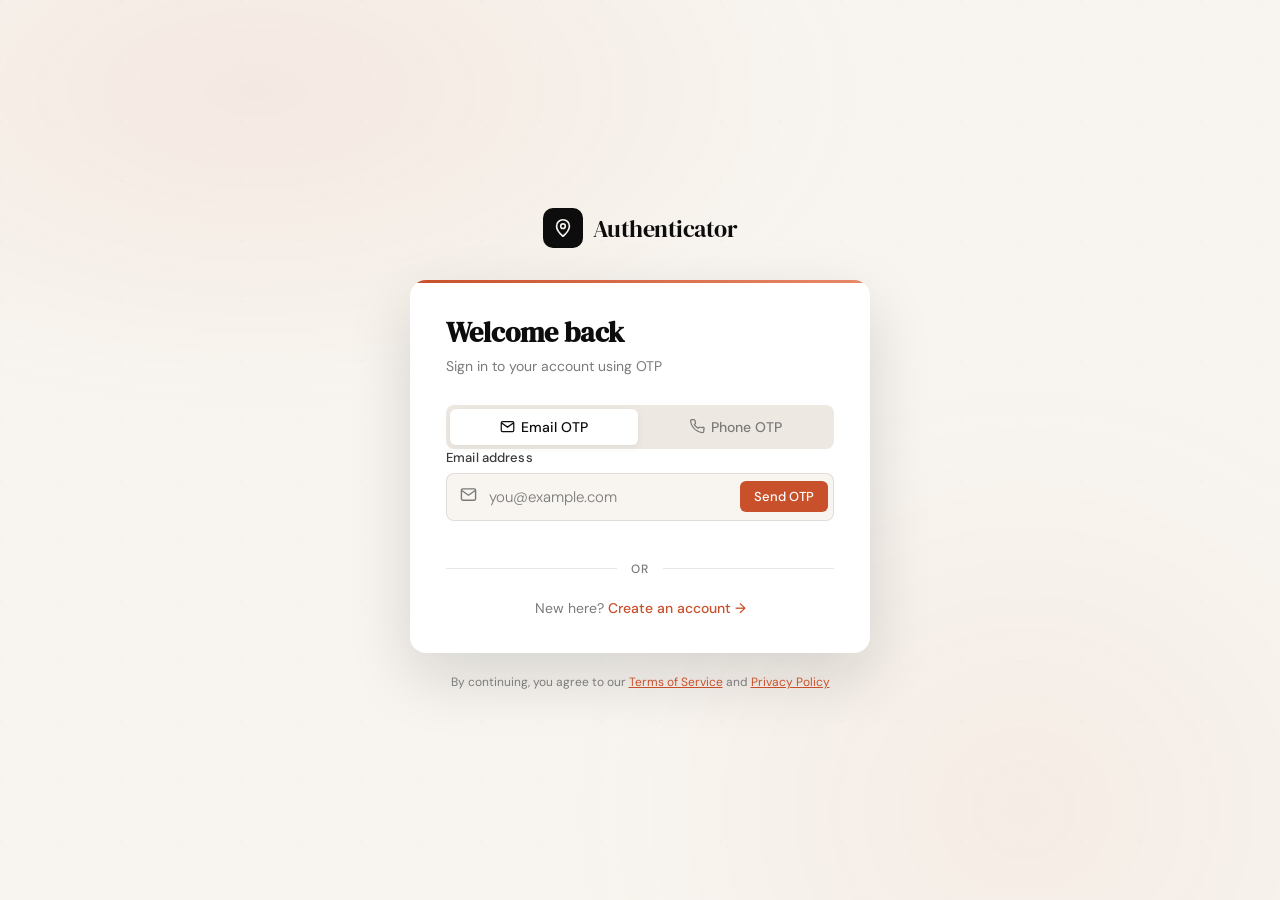
<file: frontend/index.html>
<!DOCTYPE html>
<html lang="en">
<head>
  <meta charset="UTF-8" />
  <meta name="viewport" content="width=device-width, initial-scale=1.0" />
  <title>Ananthala — Sign In</title>
  <link rel="stylesheet" href="css/style.css" />
  <style>
    /* Extra page-specific styles */
    .method-tabs { margin-bottom: 0; }

    .otp-section-wrapper {
      overflow: hidden;
      max-height: 0;
      transition: max-height 0.45s cubic-bezier(0.4,0,0.2,1), opacity 0.3s ease;
      opacity: 0;
    }
    .otp-section-wrapper.open {
      max-height: 400px;
      opacity: 1;
    }

    .sent-to-display {
      font-size: 13px;
      color: var(--ink-muted);
      text-align: center;
      margin-bottom: 18px;
    }
    .sent-to-display strong { color: var(--ink-soft); font-weight: 500; }

    .input-row { display: flex; gap: 12px; }
    .input-row .form-group { flex: 1; }

    .info-box {
      background: var(--accent-dim);
      border: 1px solid rgba(200,80,42,0.15);
      border-radius: var(--radius-sm);
      padding: 12px 16px;
      font-size: 13px;
      color: var(--ink-soft);
      margin-bottom: 18px;
      line-height: 1.5;
      display: flex;
      gap: 10px;
      align-items: flex-start;
    }
    .info-box svg { width: 16px; height: 16px; color: var(--accent); flex-shrink: 0; margin-top: 1px; }

    .section-title {
      font-size: 12px;
      font-weight: 600;
      text-transform: uppercase;
      letter-spacing: 0.08em;
      color: var(--ink-muted);
      margin-bottom: 16px;
      display: flex;
      align-items: center;
      gap: 8px;
    }
    .section-title::after {
      content: '';
      flex: 1;
      height: 1px;
      background: var(--border);
    }
  </style>
</head>
<body>

<div class="auth-wrapper">
  <!-- Brand -->
  <div class="brand">
    <a class="brand-logo" href="#">
      <div class="brand-icon">
        <svg fill="none" viewBox="0 0 24 24" stroke="#f8f5f0" stroke-width="1.8">
          <path stroke-linecap="round" stroke-linejoin="round"
            d="M12 3C8 3 5 6 5 10c0 5 7 11 7 11s7-6 7-11c0-4-3-7-7-7z"/>
          <circle cx="12" cy="10" r="2.5" stroke="#f8f5f0" stroke-width="1.8"/>
        </svg>
      </div>
      <span class="brand-name">Authenticator</span>
    </a>
  </div>

  <!-- Card -->
  <div class="card" id="authCard">
    <div class="card-header">
      <h1 class="card-title" id="cardTitle">Welcome back</h1>
      <p class="card-subtitle" id="cardSubtitle">Sign in to your account using OTP</p>
    </div>

    <div class="card-body">
      <!-- Global alert -->
      <div id="globalAlert"></div>
      <!-- Processing indicator -->
      <div id="processingBar"></div>

      <!-- ══════ LOGIN VIEW ══════ -->
      <div class="page active" id="pageLogin">
        <!-- Method tabs -->
        <div class="tab-group method-tabs">
          <button class="tab-btn active" id="tabEmail" onclick="switchMethod('email')">
            <svg fill="none" viewBox="0 0 24 24" stroke="currentColor" stroke-width="2">
              <path d="M4 4h16c1.1 0 2 .9 2 2v12c0 1.1-.9 2-2 2H4c-1.1 0-2-.9-2-2V6c0-1.1.9-2 2-2z"/>
              <polyline points="22,6 12,13 2,6"/>
            </svg>
            Email OTP
          </button>
          <button class="tab-btn" id="tabPhone" onclick="switchMethod('phone')">
            <svg fill="none" viewBox="0 0 24 24" stroke="currentColor" stroke-width="2">
              <path d="M22 16.92v3a2 2 0 01-2.18 2 19.79 19.79 0 01-8.63-3.07A19.5 19.5 0 014.07 12 19.79 19.79 0 011 3.18 2 2 0 012.99 1h3a2 2 0 012 1.72 12.84 12.84 0 00.7 2.81 2 2 0 01-.45 2.11L7.09 8.91a16 16 0 006 6l1.27-1.27a2 2 0 012.11-.45 12.84 12.84 0 002.81.7A2 2 0 0122 16.92z"/>
            </svg>
            Phone OTP
          </button>
        </div>

        <!-- ── EMAIL METHOD ── -->
        <div id="emailMethod">
          <div class="form-group">
            <label for="loginEmail">Email address</label>
            <div class="input-wrap input-with-btn">
              <div class="input-icon">
                <svg fill="none" viewBox="0 0 24 24" stroke="currentColor" stroke-width="2">
                  <path d="M4 4h16c1.1 0 2 .9 2 2v12c0 1.1-.9 2-2 2H4c-1.1 0-2-.9-2-2V6c0-1.1.9-2 2-2z"/>
                  <polyline points="22,6 12,13 2,6"/>
                </svg>
              </div>
              <input type="email" id="loginEmail" placeholder="you@example.com"
                onkeydown="if(event.key==='Enter') sendLoginEmailOtp()" />
              <button class="btn-inline" id="btnSendEmailOtp" onclick="sendLoginEmailOtp()">Send OTP</button>
            </div>
          </div>

          <!-- OTP section (slides in) -->
          <div class="otp-section-wrapper" id="emailOtpWrapper">
            <div class="otp-sent-badge">
              <svg fill="none" viewBox="0 0 24 24" stroke="currentColor" stroke-width="2">
                <path stroke-linecap="round" stroke-linejoin="round" d="M9 12l2 2 4-4m6 2a9 9 0 11-18 0 9 9 0 0118 0z"/>
              </svg>
              OTP sent from noreply@abhishek.com
            </div>
            <div class="sent-to-display" id="emailSentTo"></div>

            <div class="otp-group" id="emailOtpGroup">
              <input class="otp-input" type="text" maxlength="1" inputmode="numeric" />
              <input class="otp-input" type="text" maxlength="1" inputmode="numeric" />
              <input class="otp-input" type="text" maxlength="1" inputmode="numeric" />
              <input class="otp-input" type="text" maxlength="1" inputmode="numeric" />
              <input class="otp-input" type="text" maxlength="1" inputmode="numeric" />
              <input class="otp-input" type="text" maxlength="1" inputmode="numeric" />
            </div>

            <div class="resend-row">
              <span class="resend-timer" id="emailResendTimer"></span>
              <button class="resend-btn" id="btnResendEmailOtp" onclick="sendLoginEmailOtp(true)" disabled>
                Resend OTP
              </button>
            </div>

            <div style="margin-top: 20px;">
              <button class="btn btn-primary" id="btnVerifyEmailOtp" onclick="verifyLoginEmailOtp()">
                Verify & Sign In
              </button>
            </div>
          </div>
        </div>

        <!-- ── PHONE METHOD ── -->
        <div id="phoneMethod" style="display:none">
          <div class="form-group">
            <label for="loginPhone">Mobile number</label>
            <div class="input-wrap input-with-btn">
              <div class="input-icon">
                <svg fill="none" viewBox="0 0 24 24" stroke="currentColor" stroke-width="2">
                  <path d="M22 16.92v3a2 2 0 01-2.18 2 19.79 19.79 0 01-8.63-3.07A19.5 19.5 0 014.07 12 19.79 19.79 0 011 3.18 2 2 0 012.99 1h3a2 2 0 012 1.72 12.84 12.84 0 00.7 2.81 2 2 0 01-.45 2.11L7.09 8.91a16 16 0 006 6l1.27-1.27a2 2 0 012.11-.45 12.84 12.84 0 002.81.7A2 2 0 0122 16.92z"/>
                </svg>
              </div>
              <span class="phone-prefix">+91</span>
              <input type="tel" id="loginPhone" class="phone-input" placeholder="98765 43210"
                maxlength="10" onkeydown="if(event.key==='Enter') sendLoginPhoneOtp()" />
              <button class="btn-inline" id="btnSendPhoneOtp" onclick="sendLoginPhoneOtp()">Send OTP</button>
            </div>
          </div>

          <!-- Phone OTP section -->
          <div class="otp-section-wrapper" id="phoneOtpWrapper">
            <div class="otp-sent-badge">
              <svg fill="none" viewBox="0 0 24 24" stroke="currentColor" stroke-width="2">
                <path stroke-linecap="round" stroke-linejoin="round" d="M9 12l2 2 4-4m6 2a9 9 0 11-18 0 9 9 0 0118 0z"/>
              </svg>
              OTP sent via SMS
            </div>
            <div class="sent-to-display" id="phoneSentTo"></div>

            <div class="otp-group" id="phoneOtpGroup">
              <input class="otp-input" type="text" maxlength="1" inputmode="numeric" />
              <input class="otp-input" type="text" maxlength="1" inputmode="numeric" />
              <input class="otp-input" type="text" maxlength="1" inputmode="numeric" />
              <input class="otp-input" type="text" maxlength="1" inputmode="numeric" />
              <input class="otp-input" type="text" maxlength="1" inputmode="numeric" />
              <input class="otp-input" type="text" maxlength="1" inputmode="numeric" />
            </div>

            <div class="resend-row">
              <span class="resend-timer" id="phoneResendTimer"></span>
              <button class="resend-btn" id="btnResendPhoneOtp" onclick="sendLoginPhoneOtp(true)" disabled>
                Resend OTP
              </button>
            </div>

            <div style="margin-top: 20px;">
              <button class="btn btn-primary" id="btnVerifyPhoneOtp" onclick="verifyLoginPhoneOtp()">
                Verify & Sign In
              </button>
            </div>
          </div>
        </div>

        <div class="divider">or</div>
        <div class="switch-mode">
          New here? <a href="signup.html">Create an account →</a>
        </div>
      </div>

      <!-- ══════ SIGNUP VIEW ══════ -->
      <div class="page" id="pageSignup">
        <div class="tab-group">
          <button class="tab-btn active" id="tabSignupEmail" onclick="switchSignupMethod('email')">
            <svg fill="none" viewBox="0 0 24 24" stroke="currentColor" stroke-width="2">
              <path d="M4 4h16c1.1 0 2 .9 2 2v12c0 1.1-.9 2-2 2H4c-1.1 0-2-.9-2-2V6c0-1.1.9-2 2-2z"/>
              <polyline points="22,6 12,13 2,6"/>
            </svg>
            via Email
          </button>
          <button class="tab-btn" id="tabSignupPhone" onclick="switchSignupMethod('phone')">
            <svg fill="none" viewBox="0 0 24 24" stroke="currentColor" stroke-width="2">
              <path d="M22 16.92v3a2 2 0 01-2.18 2 19.79 19.79 0 01-8.63-3.07A19.5 19.5 0 014.07 12 19.79 19.79 0 011 3.18 2 2 0 012.99 1h3a2 2 0 012 1.72 12.84 12.84 0 00.7 2.81 2 2 0 01-.45 2.11L7.09 8.91a16 16 0 006 6l1.27-1.27a2 2 0 012.11-.45 12.84 12.84 0 002.81.7A2 2 0 0122 16.92z"/>
            </svg>
            via Phone
          </button>
        </div>

        <!-- ── SIGNUP EMAIL ── -->
        <div id="signupEmailMethod">
          <!-- Step 1: Enter details -->
          <div id="signupEmailStep1">
            <div class="info-box">
              <svg fill="none" viewBox="0 0 24 24" stroke="currentColor" stroke-width="2">
                <circle cx="12" cy="12" r="10"/>
                <line x1="12" y1="16" x2="12" y2="12"/>
                <line x1="12" y1="8" x2="12.01" y2="8"/>
              </svg>
              A verification email will be sent from <strong>noreply@abhishek.com</strong>. Both email and phone are required.
            </div>

            <div class="form-group">
              <label for="signupName">Full name</label>
              <div class="input-wrap">
                <div class="input-icon">
                  <svg fill="none" viewBox="0 0 24 24" stroke="currentColor" stroke-width="2">
                    <path d="M20 21v-2a4 4 0 00-4-4H8a4 4 0 00-4 4v2"/>
                    <circle cx="12" cy="7" r="4"/>
                  </svg>
                </div>
                <input type="text" id="signupName" placeholder="Your full name" />
              </div>
            </div>

            <div class="form-group">
              <label for="signupEmail">Email address</label>
              <div class="input-wrap input-with-btn">
                <div class="input-icon">
                  <svg fill="none" viewBox="0 0 24 24" stroke="currentColor" stroke-width="2">
                    <path d="M4 4h16c1.1 0 2 .9 2 2v12c0 1.1-.9 2-2 2H4c-1.1 0-2-.9-2-2V6c0-1.1.9-2 2-2z"/>
                    <polyline points="22,6 12,13 2,6"/>
                  </svg>
                </div>
                <input type="email" id="signupEmail" placeholder="you@example.com" />
                <button class="btn-inline" id="btnSendSignupEmailOtp" onclick="sendSignupEmailOtp()">Send OTP</button>
              </div>
            </div>

            <div class="form-group">
              <label for="signupPhone">Mobile number <span style="color:var(--accent)">*</span></label>
              <div class="input-wrap">
                <div class="input-icon">
                  <svg fill="none" viewBox="0 0 24 24" stroke="currentColor" stroke-width="2">
                    <path d="M22 16.92v3a2 2 0 01-2.18 2 19.79 19.79 0 01-8.63-3.07A19.5 19.5 0 014.07 12 19.79 19.79 0 011 3.18 2 2 0 012.99 1h3a2 2 0 012 1.72 12.84 12.84 0 00.7 2.81 2 2 0 01-.45 2.11L7.09 8.91a16 16 0 006 6l1.27-1.27a2 2 0 012.11-.45 12.84 12.84 0 002.81.7A2 2 0 0122 16.92z"/>
                  </svg>
                </div>
                <span class="phone-prefix">+91</span>
                <input type="tel" id="signupPhone" class="phone-input" placeholder="98765 43210" maxlength="10" />
              </div>
            </div>

            <!-- Email OTP verification (inline) -->
            <div class="otp-section-wrapper" id="signupEmailOtpWrapper">
              <div class="section-title">Verify your email</div>
              <div class="otp-sent-badge">
                <svg fill="none" viewBox="0 0 24 24" stroke="currentColor" stroke-width="2">
                  <path stroke-linecap="round" stroke-linejoin="round" d="M9 12l2 2 4-4m6 2a9 9 0 11-18 0 9 9 0 0118 0z"/>
                </svg>
                OTP sent from noreply@abhishek.com
              </div>
              <div class="sent-to-display" id="signupEmailSentTo"></div>

              <div class="otp-group" id="signupEmailOtpGroup">
              <input class="otp-input" type="text" maxlength="1" inputmode="numeric" />
              <input class="otp-input" type="text" maxlength="1" inputmode="numeric" />
              <input class="otp-input" type="text" maxlength="1" inputmode="numeric" />
              <input class="otp-input" type="text" maxlength="1" inputmode="numeric" />
              <input class="otp-input" type="text" maxlength="1" inputmode="numeric" />
              <input class="otp-input" type="text" maxlength="1" inputmode="numeric" />
              </div>

              <div class="resend-row">
                <span class="resend-timer" id="signupEmailResendTimer"></span>
                <button class="resend-btn" id="btnResendSignupEmailOtp" onclick="sendSignupEmailOtp(true)" disabled>Resend</button>
              </div>

              <div id="emailVerifiedBadge" style="display:none; margin-top:12px;">
                <div class="alert alert-success">
                  <svg fill="none" viewBox="0 0 24 24" stroke="currentColor" stroke-width="2"><path stroke-linecap="round" stroke-linejoin="round" d="M9 12l2 2 4-4m6 2a9 9 0 11-18 0 9 9 0 0118 0z"/></svg>
                  <span>Email verified successfully!</span>
                </div>
              </div>

              <div id="signupEmailOtpActions" style="margin-top:16px;">
                <button class="btn btn-accent" onclick="verifySignupEmailOtp()">Verify Email OTP</button>
              </div>
            </div>

            <div style="margin-top: 20px;" id="signupEmailSubmitWrap" >
              <button class="btn btn-primary" id="btnCreateAccountEmail" onclick="createAccountEmail()" >
                Create Account
              </button>
            </div>
          </div>
        </div>

        <!-- ── SIGNUP PHONE ── -->
        <div id="signupPhoneMethod" style="display:none">
          <div class="info-box">
            <svg fill="none" viewBox="0 0 24 24" stroke="currentColor" stroke-width="2">
              <circle cx="12" cy="12" r="10"/>
              <line x1="12" y1="16" x2="12" y2="12"/>
              <line x1="12" y1="8" x2="12.01" y2="8"/>
            </svg>
            Both phone and email are mandatory. Verify your mobile via OTP to proceed.
          </div>

          <div class="form-group">
            <label for="signupPhoneName">Full name</label>
            <div class="input-wrap">
              <div class="input-icon">
                <svg fill="none" viewBox="0 0 24 24" stroke="currentColor" stroke-width="2">
                  <path d="M20 21v-2a4 4 0 00-4-4H8a4 4 0 00-4 4v2"/>
                  <circle cx="12" cy="7" r="4"/>
                </svg>
              </div>
              <input type="text" id="signupPhoneName" placeholder="Your full name" />
            </div>
          </div>

          <div class="form-group">
            <label for="signupPhoneNum">Mobile number</label>
            <div class="input-wrap input-with-btn">
              <div class="input-icon">
                <svg fill="none" viewBox="0 0 24 24" stroke="currentColor" stroke-width="2">
                  <path d="M22 16.92v3a2 2 0 01-2.18 2 19.79 19.79 0 01-8.63-3.07A19.5 19.5 0 014.07 12 19.79 19.79 0 011 3.18 2 2 0 012.99 1h3a2 2 0 012 1.72 12.84 12.84 0 00.7 2.81 2 2 0 01-.45 2.11L7.09 8.91a16 16 0 006 6l1.27-1.27a2 2 0 012.11-.45 12.84 12.84 0 002.81.7A2 2 0 0122 16.92z"/>
                </svg>
              </div>
              <span class="phone-prefix">+91</span>
              <input type="tel" id="signupPhoneNum" class="phone-input" placeholder="98765 43210" maxlength="10" />
              <button class="btn-inline" id="btnSendSignupPhoneOtp" onclick="sendSignupPhoneOtp()">Send OTP</button>
            </div>
          </div>

          <!-- Phone OTP -->
          <div class="otp-section-wrapper" id="signupPhoneOtpWrapper">
            <div class="otp-sent-badge">
              <svg fill="none" viewBox="0 0 24 24" stroke="currentColor" stroke-width="2">
                <path stroke-linecap="round" stroke-linejoin="round" d="M9 12l2 2 4-4m6 2a9 9 0 11-18 0 9 9 0 0118 0z"/>
              </svg>
              OTP sent via SMS
            </div>
            <div class="sent-to-display" id="signupPhoneSentTo"></div>

            <div class="otp-group" id="signupPhoneOtpGroup">
              <input class="otp-input" type="text" maxlength="1" inputmode="numeric" />
              <input class="otp-input" type="text" maxlength="1" inputmode="numeric" />
              <input class="otp-input" type="text" maxlength="1" inputmode="numeric" />
              <input class="otp-input" type="text" maxlength="1" inputmode="numeric" />
              <input class="otp-input" type="text" maxlength="1" inputmode="numeric" />
              <input class="otp-input" type="text" maxlength="1" inputmode="numeric" />
            </div>

            <div class="resend-row">
              <span class="resend-timer" id="signupPhoneResendTimer"></span>
              <button class="resend-btn" id="btnResendSignupPhoneOtp" onclick="sendSignupPhoneOtp(true)" disabled>Resend</button>
            </div>

            <div id="phoneVerifiedBadge" style="display:none; margin-top:12px;">
              <div class="alert alert-success">
                <svg fill="none" viewBox="0 0 24 24" stroke="currentColor" stroke-width="2"><path stroke-linecap="round" stroke-linejoin="round" d="M9 12l2 2 4-4m6 2a9 9 0 11-18 0 9 9 0 0118 0z"/></svg>
                <span>Phone verified successfully!</span>
              </div>
            </div>

            <div id="signupPhoneOtpActions" style="margin-top:16px;">
              <button class="btn btn-accent" onclick="verifySignupPhoneOtp()">Verify Phone OTP</button>
            </div>
          </div>

          <!-- Email field after phone verified -->
          <div id="signupPhoneEmailSection" style="display:none; margin-top:18px;">
            <div class="section-title">Add your email</div>
            <div class="form-group">
              <label for="signupPhoneEmail">Email address <span style="color:var(--accent)">*</span></label>
              <div class="input-wrap">
                <div class="input-icon">
                  <svg fill="none" viewBox="0 0 24 24" stroke="currentColor" stroke-width="2">
                    <path d="M4 4h16c1.1 0 2 .9 2 2v12c0 1.1-.9 2-2 2H4c-1.1 0-2-.9-2-2V6c0-1.1.9-2 2-2z"/>
                    <polyline points="22,6 12,13 2,6"/>
                  </svg>
                </div>
                <input type="email" id="signupPhoneEmail" placeholder="you@example.com" />
              </div>
            </div>
            <button class="btn btn-primary" id="btnCreateAccountPhone" onclick="createAccountPhone()">
              Create Account
            </button>
          </div>
        </div>

        <div class="divider">or</div>
        <div class="switch-mode">
          Already have an account? <a onclick="showPage('pageLogin')">Sign in →</a>
        </div>
      </div>

      <!-- ══════ SUCCESS VIEW ══════ -->
      <div class="page" id="pageSuccess">
        <div style="text-align:center; padding: 16px 0 8px;">
          <div style="width:72px;height:72px;background:var(--success-dim);border-radius:50%;display:flex;align-items:center;justify-content:center;margin:0 auto 20px;">
            <svg width="36" height="36" fill="none" viewBox="0 0 24 24" stroke="var(--success)" stroke-width="2">
              <path stroke-linecap="round" stroke-linejoin="round" d="M9 12l2 2 4-4m6 2a9 9 0 11-18 0 9 9 0 0118 0z"/>
            </svg>
          </div>
          <h2 style="font-family:'DM Serif Display',serif;font-size:26px;margin-bottom:8px;" id="successTitle">Signed in!</h2>
          <p style="color:var(--ink-muted);font-size:14px;margin-bottom:28px;" id="successMsg">You've successfully signed in to your account.</p>
          <a href="dashboard.html" class="btn btn-primary" style="display:inline-flex;width:auto;padding:12px 32px;">
            Go to Dashboard →
          </a>
        </div>
      </div>

    </div><!-- /card-body -->
  </div><!-- /card -->

  <div class="footer-note">
    By continuing, you agree to our <a href="#" style="color:var(--accent)">Terms of Service</a>
    and <a href="#" style="color:var(--accent)">Privacy Policy</a>
  </div>
</div>

<!-- Scripts -->
<script src="js/api.js"></script>
<script src="js/utils.js"></script>
<script src="js/auth.js"></script>

</body>
</html>
</file>
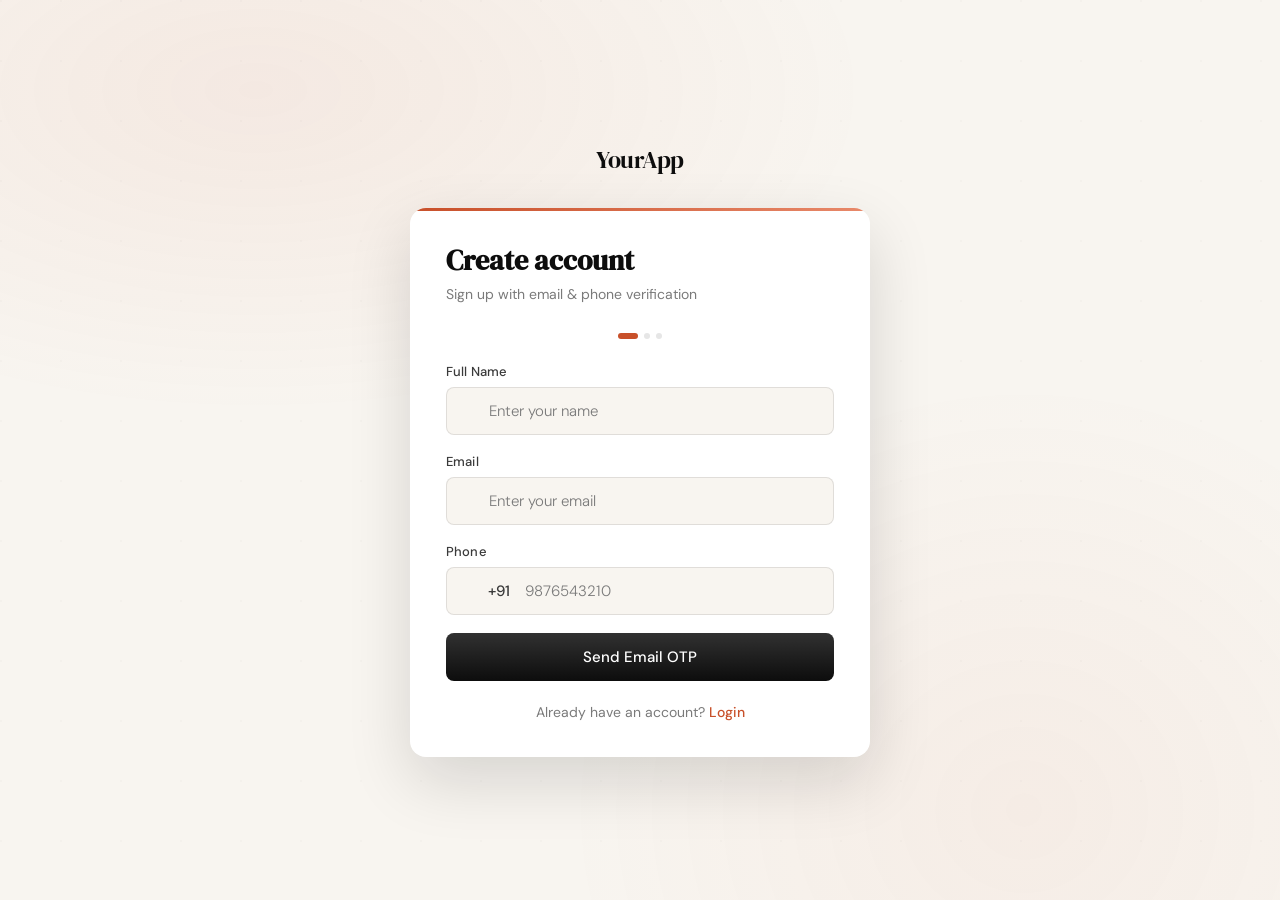
<file: frontend/signup.html>
<!DOCTYPE html>
<html lang="en">
<head>
  <meta charset="UTF-8">
  <title>Signup</title>
  <link rel="stylesheet" href="css/style.css">
</head>
<body>

<div class="auth-wrapper">

  <!-- BRAND -->
  <div class="brand">
    <div class="brand-name">YourApp</div>
  </div>

  <!-- CARD -->
  <div class="card">

    <div class="card-header">
      <h2 class="card-title">Create account</h2>
      <p class="card-subtitle">Sign up with email & phone verification</p>
    </div>

    <div class="card-body">

      <div id="globalAlert"></div>

      <!-- STEP DOTS -->
      <div class="step-dots">
        <div class="step-dot active"></div>
        <div class="step-dot"></div>
        <div class="step-dot"></div>
      </div>

      <!-- STEP 1 -->
      <div class="form-group">
        <label>Full Name</label>
        <div class="input-wrap">
          <input type="text" id="signupName" placeholder="Enter your name">
        </div>
      </div>

      <div class="form-group">
        <label>Email</label>
        <div class="input-wrap">
          <input type="email" id="signupEmail" placeholder="Enter your email">
        </div>
      </div>

      <div class="form-group">
        <label>Phone</label>
        <div class="input-wrap">
          <span class="phone-prefix">+91</span>
          <input type="tel" id="signupPhone" class="phone-input" placeholder="9876543210">
        </div>
      </div>

      <button class="btn btn-primary" onclick="sendSignupEmailOtp()">
        Send Email OTP
      </button>

      <!-- STEP 2 -->
      <div id="emailOtpSection" class="otp-section">

        <div class="otp-hint">
          Enter OTP sent to <strong id="emailText"></strong>
        </div>

        <div id="emailOtpGroup" class="otp-group">
          <input class="otp-input" maxlength="1">
          <input class="otp-input" maxlength="1">
          <input class="otp-input" maxlength="1">
          <input class="otp-input" maxlength="1">
          <input class="otp-input" maxlength="1">
          <input class="otp-input" maxlength="1">
        </div>

        <button class="btn btn-accent" onclick="verifySignupEmailOtp()">
          Verify Email
        </button>
      </div>

      <!-- STEP 3 -->
      <div id="phoneOtpSection" class="otp-section">

        <div class="otp-hint">
          Enter OTP sent to your phone
        </div>

        <div id="phoneOtpGroup" class="otp-group">
          <input class="otp-input" maxlength="1">
          <input class="otp-input" maxlength="1">
          <input class="otp-input" maxlength="1">
          <input class="otp-input" maxlength="1">
          <input class="otp-input" maxlength="1">
          <input class="otp-input" maxlength="1">
        </div>

        <button class="btn btn-accent" onclick="verifySignupPhoneOtp()">
          Create Account
        </button>
      </div>

      <!-- SWITCH -->
      <div class="switch-mode">
        Already have an account?
        <a href="login.html">Login</a>
      </div>

    </div>
  </div>

</div>

<script src="js/api.js"></script>
<script src="js/utils.js"></script>
<script src="js/signup.js"></script>

</body>
</html>
</file>
<file: frontend/css/style.css>
@import url('https://fonts.googleapis.com/css2?family=DM+Serif+Display:ital@0;1&family=DM+Sans:ital,opsz,wght@0,9..40,300;0,9..40,400;0,9..40,500;0,9..40,600;1,9..40,300&display=swap');

*, *::before, *::after { box-sizing: border-box; margin: 0; padding: 0; }

:root {
  --ink: #0d0d0d;
  --ink-soft: #3a3a3a;
  --ink-muted: #7a7a7a;
  --paper: #f8f5f0;
  --paper-warm: #ede9e2;
  --card: #ffffff;
  --accent: #c8502a;
  --accent-light: #e8896a;
  --accent-dim: rgba(200, 80, 42, 0.1);
  --success: #2a7a4a;
  --success-dim: rgba(42, 122, 74, 0.1);
  --error: #c0392b;
  --error-dim: rgba(192, 57, 43, 0.1);
  --border: rgba(13, 13, 13, 0.1);
  --shadow-sm: 0 2px 8px rgba(13,13,13,0.06);
  --shadow-md: 0 8px 32px rgba(13,13,13,0.1);
  --shadow-lg: 0 24px 64px rgba(13,13,13,0.14);
  --radius: 16px;
  --radius-sm: 8px;
  --transition: 0.25s cubic-bezier(0.4, 0, 0.2, 1);
}

html { scroll-behavior: smooth; }

body {
  font-family: 'DM Sans', sans-serif;
  background: var(--paper);
  color: var(--ink);
  min-height: 100vh;
  display: flex;
  align-items: center;
  justify-content: center;
  padding: 24px;
  position: relative;
  overflow-x: hidden;
}

/* Background texture */
body::before {
  content: '';
  position: fixed;
  inset: 0;
  background-image:
    radial-gradient(ellipse 80% 60% at 20% 10%, rgba(200,80,42,0.07) 0%, transparent 60%),
    radial-gradient(ellipse 60% 80% at 80% 90%, rgba(200,80,42,0.05) 0%, transparent 60%);
  pointer-events: none;
  z-index: 0;
}

body::after {
  content: '';
  position: fixed;
  inset: 0;
  background-image: url("data:image/svg+xml,%3Csvg xmlns='http://www.w3.org/2000/svg' width='60' height='60'%3E%3Ccircle cx='1' cy='1' r='0.8' fill='%230d0d0d' opacity='0.04'/%3E%3C/svg%3E");
  pointer-events: none;
  z-index: 0;
}

/* ─── Layout ─────────────────────────────── */
.auth-wrapper {
  position: relative;
  z-index: 1;
  width: 100%;
  max-width: 460px;
}

.brand {
  text-align: center;
  margin-bottom: 32px;
  animation: fadeDown 0.6s ease both;
}

.brand-logo {
  display: inline-flex;
  align-items: center;
  gap: 10px;
  text-decoration: none;
}

.brand-icon {
  width: 40px;
  height: 40px;
  background: var(--ink);
  border-radius: 10px;
  display: flex;
  align-items: center;
  justify-content: center;
}

.brand-icon svg { width: 22px; height: 22px; }

.brand-name {
  font-family: 'DM Serif Display', serif;
  font-size: 24px;
  color: var(--ink);
  letter-spacing: -0.5px;
}

/* ─── Card ───────────────────────────────── */
.card {
  background: var(--card);
  border-radius: var(--radius);
  box-shadow: var(--shadow-lg);
  overflow: hidden;
  animation: fadeUp 0.5s ease both 0.1s;
  position: relative;
}

.card::before {
  content: '';
  position: absolute;
  top: 0; left: 0; right: 0;
  height: 3px;
  background: linear-gradient(90deg, var(--accent), var(--accent-light));
}

.card-header {
  padding: 36px 36px 0;
}

.card-title {
  font-family: 'DM Serif Display', serif;
  font-size: 28px;
  color: var(--ink);
  line-height: 1.2;
  margin-bottom: 6px;
}

.card-subtitle {
  font-size: 14px;
  color: var(--ink-muted);
  font-weight: 400;
  line-height: 1.5;
}

.card-body { padding: 28px 36px 36px; }

/* ─── Tabs ───────────────────────────────── */
.tab-group {
  display: flex;
  background: var(--paper-warm);
  border-radius: var(--radius-sm);
  padding: 4px;
  margin-bottom: 28px;
  gap: 4px;
}

.tab-btn {
  flex: 1;
  padding: 9px 16px;
  border: none;
  background: transparent;
  border-radius: 6px;
  font-family: 'DM Sans', sans-serif;
  font-size: 14px;
  font-weight: 500;
  color: var(--ink-muted);
  cursor: pointer;
  transition: all var(--transition);
  display: flex;
  align-items: center;
  justify-content: center;
  gap: 6px;
}

.tab-btn.active {
  background: var(--card);
  color: var(--ink);
  box-shadow: var(--shadow-sm);
}

.tab-btn svg { width: 15px; height: 15px; }

/* ─── Form elements ──────────────────────── */
.form-group { margin-bottom: 18px; }

label {
  display: block;
  font-size: 13px;
  font-weight: 500;
  color: var(--ink-soft);
  margin-bottom: 7px;
  letter-spacing: 0.01em;
}

.input-wrap {
  position: relative;
  display: flex;
  align-items: center;
}

.input-wrap .input-icon {
  position: absolute;
  left: 14px;
  color: var(--ink-muted);
  pointer-events: none;
  transition: color var(--transition);
}

.input-wrap .input-icon svg { width: 17px; height: 17px; }

input[type="text"],
input[type="email"],
input[type="tel"],
input[type="number"] {
  width: 100%;
  padding: 13px 14px 13px 42px;
  border: 1.5px solid var(--border);
  border-radius: var(--radius-sm);
  font-family: 'DM Sans', sans-serif;
  font-size: 15px;
  color: var(--ink);
  background: var(--paper);
  transition: all var(--transition);
  outline: none;
  -webkit-appearance: none;
}

input:focus {
  border-color: var(--accent);
  background: var(--card);
  box-shadow: 0 0 0 3px var(--accent-dim);
}

input:focus + .input-icon,
.input-wrap:focus-within .input-icon { color: var(--accent); }

input.error-input { border-color: var(--error); background: var(--error-dim); }
input.success-input { border-color: var(--success); }

input::placeholder { color: var(--ink-muted); font-weight: 300; }

/* Phone prefix */
.phone-prefix {
  position: absolute;
  left: 42px;
  font-size: 15px;
  color: var(--ink-soft);
  font-weight: 500;
  pointer-events: none;
  z-index: 1;
}

.phone-input { padding-left: 78px !important; }

/* ─── OTP inputs ─────────────────────────── */
.otp-group {
  display: flex;
  gap: 10px;
  justify-content: center;
}

.otp-input {
  width: 52px !important;
  height: 56px;
  padding: 0 !important;
  text-align: center;
  font-size: 22px !important;
  font-weight: 600;
  border-radius: var(--radius-sm) !important;
  border: 1.5px solid var(--border) !important;
  background: var(--paper) !important;
  transition: all var(--transition);
  caret-color: var(--accent);
}

.otp-input:focus {
  border-color: var(--accent) !important;
  background: var(--card) !important;
  box-shadow: 0 0 0 3px var(--accent-dim) !important;
  transform: translateY(-2px);
}

.otp-input.filled {
  border-color: var(--accent) !important;
  background: var(--accent-dim) !important;
  color: var(--accent);
}

/* ─── Buttons ────────────────────────────── */
.btn {
  display: inline-flex;
  align-items: center;
  justify-content: center;
  gap: 8px;
  width: 100%;
  padding: 14px 24px;
  border: none;
  border-radius: var(--radius-sm);
  font-family: 'DM Sans', sans-serif;
  font-size: 15px;
  font-weight: 500;
  cursor: pointer;
  transition: all var(--transition);
  position: relative;
  overflow: hidden;
  text-decoration: none;
}

.btn::after {
  content: '';
  position: absolute;
  inset: 0;
  background: linear-gradient(to bottom, rgba(255,255,255,0.15), transparent);
  pointer-events: none;
}

.btn-primary {
  background: var(--ink);
  color: #fff;
}

.btn-primary:hover {
  background: var(--ink-soft);
  transform: translateY(-1px);
  box-shadow: 0 6px 20px rgba(13,13,13,0.25);
}

.btn-primary:active { transform: translateY(0); }

.btn-accent {
  background: var(--accent);
  color: #fff;
}

.btn-accent:hover {
  background: #b3441f;
  transform: translateY(-1px);
  box-shadow: 0 6px 20px rgba(200,80,42,0.35);
}

.btn-ghost {
  background: transparent;
  color: var(--ink-soft);
  border: 1.5px solid var(--border);
}

.btn-ghost:hover {
  background: var(--paper-warm);
  border-color: var(--ink-soft);
}

.btn:disabled {
  opacity: 0.5;
  cursor: not-allowed;
  transform: none !important;
  box-shadow: none !important;
}

/* Send OTP btn inside input */
.btn-inline {
  position: absolute;
  right: 6px;
  padding: 7px 14px;
  font-size: 13px;
  width: auto;
  border-radius: 6px;
  background: var(--accent);
  color: #fff;
  border: none;
  cursor: pointer;
  font-family: 'DM Sans', sans-serif;
  font-weight: 500;
  transition: all var(--transition);
  white-space: nowrap;
}

.btn-inline:hover { background: #b3441f; }
.btn-inline:disabled { opacity: 0.5; cursor: not-allowed; }

.input-with-btn input { padding-right: 120px !important; }

/* ─── Loader / Spinner ───────────────────── */
.spinner {
  width: 18px;
  height: 18px;
  border: 2.5px solid rgba(255,255,255,0.3);
  border-top-color: #fff;
  border-radius: 50%;
  animation: spin 0.7s linear infinite;
  flex-shrink: 0;
}

.spinner-dark {
  border-color: rgba(13,13,13,0.2);
  border-top-color: var(--ink);
}

@keyframes spin { to { transform: rotate(360deg); } }

/* Processing overlay for card */
.processing-bar {
  height: 3px;
  background: linear-gradient(90deg, var(--accent), var(--accent-light), var(--accent));
  background-size: 200% 100%;
  animation: shimmer 1.2s ease infinite;
  border-radius: 2px;
  margin-bottom: 20px;
}

@keyframes shimmer {
  0% { background-position: -200% 0; }
  100% { background-position: 200% 0; }
}

/* ─── OTP Section ────────────────────────── */
.otp-section {
  display: none;
  animation: fadeIn 0.4s ease;
}

.otp-section.visible { display: block; }

.otp-sent-badge {
  display: flex;
  align-items: center;
  gap: 10px;
  padding: 12px 16px;
  background: var(--success-dim);
  border: 1px solid rgba(42,122,74,0.2);
  border-radius: var(--radius-sm);
  font-size: 13px;
  color: var(--success);
  margin-bottom: 20px;
  font-weight: 500;
}

.otp-sent-badge svg { width: 16px; height: 16px; flex-shrink: 0; }

.otp-hint {
  font-size: 13px;
  color: var(--ink-muted);
  text-align: center;
  margin-bottom: 20px;
  line-height: 1.5;
}

.otp-hint strong { color: var(--ink-soft); font-weight: 500; }

.resend-row {
  display: flex;
  align-items: center;
  justify-content: center;
  gap: 8px;
  margin-top: 14px;
}

.resend-timer { font-size: 13px; color: var(--ink-muted); }

.resend-btn {
  font-size: 13px;
  color: var(--accent);
  background: none;
  border: none;
  cursor: pointer;
  font-family: 'DM Sans', sans-serif;
  font-weight: 500;
  padding: 0;
  text-decoration: underline;
  text-decoration-color: transparent;
  transition: text-decoration-color var(--transition);
}

.resend-btn:hover { text-decoration-color: var(--accent); }
.resend-btn:disabled { color: var(--ink-muted); cursor: default; text-decoration: none; }

/* ─── Divider ────────────────────────────── */
.divider {
  display: flex;
  align-items: center;
  gap: 14px;
  margin: 22px 0;
  color: var(--ink-muted);
  font-size: 12px;
  letter-spacing: 0.05em;
  text-transform: uppercase;
  font-weight: 500;
}

.divider::before, .divider::after {
  content: '';
  flex: 1;
  height: 1px;
  background: var(--border);
}

/* ─── Switch link ────────────────────────── */
.switch-mode {
  text-align: center;
  margin-top: 22px;
  font-size: 14px;
  color: var(--ink-muted);
}

.switch-mode a {
  color: var(--accent);
  text-decoration: none;
  font-weight: 500;
  cursor: pointer;
}

.switch-mode a:hover { text-decoration: underline; }

/* ─── Back button ────────────────────────── */
.back-btn {
  display: inline-flex;
  align-items: center;
  gap: 6px;
  font-size: 13px;
  color: var(--ink-muted);
  background: none;
  border: none;
  cursor: pointer;
  font-family: 'DM Sans', sans-serif;
  padding: 0;
  margin-bottom: 20px;
  transition: color var(--transition);
}

.back-btn:hover { color: var(--ink); }
.back-btn svg { width: 14px; height: 14px; }

/* ─── Alerts ─────────────────────────────── */
.alert {
  padding: 12px 16px;
  border-radius: var(--radius-sm);
  font-size: 13.5px;
  line-height: 1.5;
  margin-bottom: 18px;
  display: flex;
  align-items: flex-start;
  gap: 10px;
  animation: fadeIn 0.3s ease;
}

.alert svg { width: 16px; height: 16px; flex-shrink: 0; margin-top: 1px; }
.alert-error { background: var(--error-dim); color: var(--error); border: 1px solid rgba(192,57,43,0.2); }
.alert-success { background: var(--success-dim); color: var(--success); border: 1px solid rgba(42,122,74,0.2); }
.alert-info { background: var(--accent-dim); color: var(--accent); border: 1px solid rgba(200,80,42,0.2); }

.field-error {
  font-size: 12px;
  color: var(--error);
  margin-top: 5px;
  display: flex;
  align-items: center;
  gap: 4px;
}

/* ─── Step indicator ─────────────────────── */
.step-dots {
  display: flex;
  justify-content: center;
  gap: 6px;
  margin-bottom: 24px;
}

.step-dot {
  width: 6px;
  height: 6px;
  border-radius: 50%;
  background: var(--border);
  transition: all var(--transition);
}

.step-dot.active {
  background: var(--accent);
  width: 20px;
  border-radius: 3px;
}

.step-dot.done { background: var(--success); }

/* ─── Animations ─────────────────────────── */
@keyframes fadeUp {
  from { opacity: 0; transform: translateY(20px); }
  to { opacity: 1; transform: translateY(0); }
}

@keyframes fadeDown {
  from { opacity: 0; transform: translateY(-12px); }
  to { opacity: 1; transform: translateY(0); }
}

@keyframes fadeIn {
  from { opacity: 0; }
  to { opacity: 1; }
}

@keyframes slideIn {
  from { opacity: 0; transform: translateX(16px); }
  to { opacity: 1; transform: translateX(0); }
}

@keyframes pulse {
  0%, 100% { opacity: 1; }
  50% { opacity: 0.6; }
}

.animate-in { animation: slideIn 0.35s ease both; }

/* ─── Page transitions ───────────────────── */
.page { display: none; }
.page.active { display: block; animation: fadeIn 0.35s ease; }

/* ─── Footer note ────────────────────────── */
.footer-note {
  text-align: center;
  margin-top: 20px;
  font-size: 12px;
  color: var(--ink-muted);
  line-height: 1.6;
  animation: fadeUp 0.5s ease both 0.3s;
}

/* ─── Responsive ─────────────────────────── */
@media (max-width: 500px) {
  body { padding: 16px; }
  .card-header { padding: 28px 24px 0; }
  .card-body { padding: 24px 24px 28px; }
  .card-title { font-size: 24px; }
  .otp-input { width: 44px !important; height: 50px; font-size: 20px !important; }
  .otp-group { gap: 7px; }
}

.page {
  display: none;
}

.page.active {
  display: block;
}
.otp-section {
  display: none;
}

.otp-section.visible {
  display: block;
}
</file>
